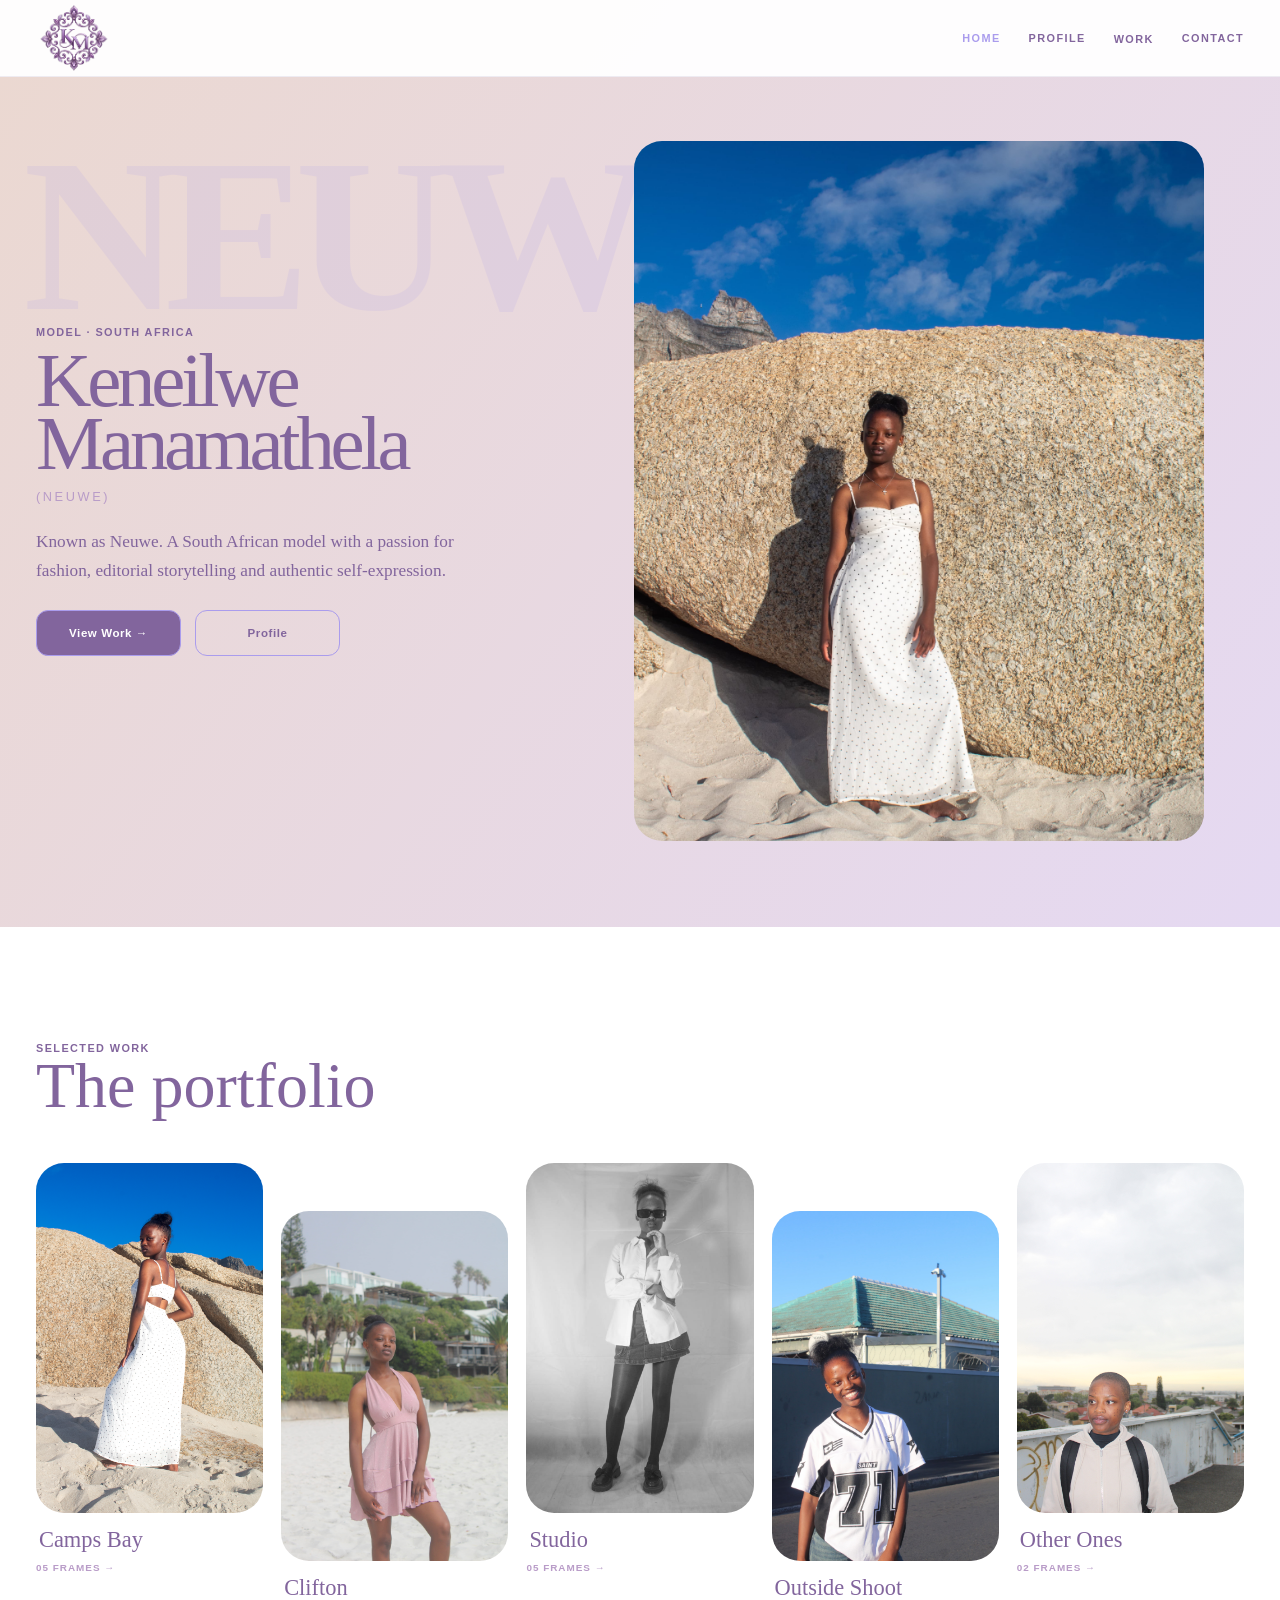
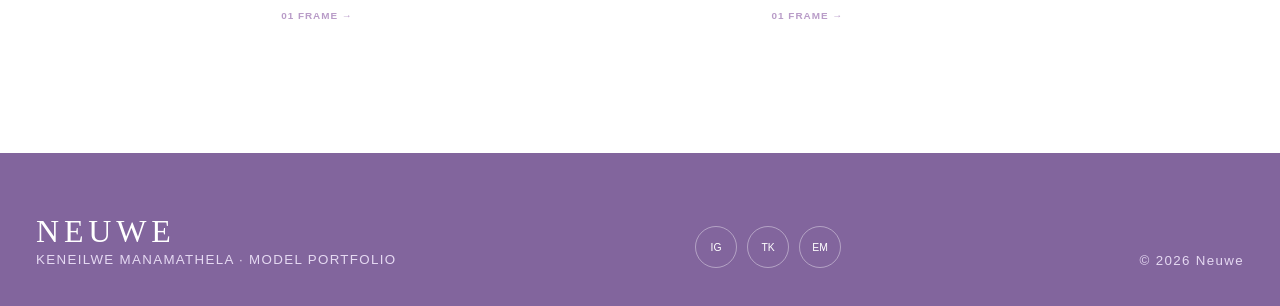
<file: index.html>
<!doctype html>
<html lang="en">
<head>
  <meta charset="utf-8">
  <meta name="viewport" content="width=device-width,initial-scale=1">
  <meta name="description" content="Keneilwe Manamathela (Neuwe) — South African model portfolio">
  <title>Keneilwe Manamathela | Neuwe</title>
  <link rel="stylesheet" href="style.css">
  <style>
    .site-header .logo{width:76px;height:76px;display:flex;align-items:center;justify-content:center;flex:0 0 76px;font-size:0;letter-spacing:0}
    .site-header .logo img{display:block;width:72px!important;height:72px!important;max-width:72px!important;object-fit:contain!important;transition:transform .25s ease}
    .site-header .logo:hover img{transform:scale(1.04)}
    @media(max-width:760px){.site-header .logo{width:58px;height:66px;flex-basis:58px}.site-header .logo img{width:54px!important;height:54px!important;max-width:54px!important}}
  </style>
</head>
<body class="home">
<header class="site-header">
  <nav class="nav container">
    <a class="logo" href="index.html" aria-label="Neuwe home"><img src="images/logo/km-logo.png" alt="KM logo"></a>
    <input class="toggle" id="navtoggle" type="checkbox">
    <label class="hamb" for="navtoggle" aria-label="Open navigation"><span></span><span></span><span></span></label>
    <div class="links">
      <a class="active" href="index.html">Home</a>
      <a href="profile.html">Profile</a>
      <div class="work-nav"><span>Work</span><div class="work-menu"><a href="camps-bay.html">Camps Bay <b>05</b></a><a href="clifton.html">Clifton <b>01</b></a><a href="studio.html">Studio <b>05</b></a><a href="outside-shoot.html">Outside Shoot <b>01</b></a><a href="other-ones.html">Other Ones <b>02</b></a></div></div>
      <a href="#contact">Contact</a>
    </div>
  </nav>
</header>
<main>
  <section class="hero">
    <div class="hero-in container">
      <div class="ghost">NEUWE</div>
      <div class="hero-copy">
        <div class="eyebrow">MODEL · SOUTH AFRICA</div>
        <h1>Keneilwe<br>Manamathela</h1>
        <span class="nickname">(NEUWE)</span>
        <p>Known as Neuwe. A South African model with a passion for fashion, editorial storytelling and authentic self-expression.</p>
        <div class="hero-actions"><a class="button" href="#portfolio">View Work →</a><a class="button button-outline" href="profile.html">Profile</a></div>
      </div>
      <figure class="hero-photo"><img src="images/camps-bay/1.jpg" alt="Keneilwe Manamathela standing against a boulder at Camps Bay"></figure>
      <div class="mobile-hero-copy">
        <div class="eyebrow">SOUTH AFRICAN MODEL</div><h1>Keneilwe<br>Manamathela</h1><span>(NEUWE)</span>
        <div class="mobile-tagline">More than pictures.<br>A story in progress.</div>
        <div class="hero-actions"><a class="button" href="#portfolio">View Work →</a><a class="button button-outline" href="profile.html">Profile</a></div>
      </div>
    </div>
  </section>
  <section class="preview" id="portfolio"><div class="container"><div class="section-head"><div><div class="eyebrow">SELECTED WORK</div><h2>The portfolio</h2></div></div><div class="cards">
    <a class="card" href="camps-bay.html"><div class="pic"><img src="images/camps-bay/2.jpg" alt="Camps Bay"></div><h3>Camps Bay</h3><span>05 frames →</span></a>
    <a class="card" href="clifton.html"><div class="pic"><img src="images/clifton/1.jpg" alt="Clifton"></div><h3>Clifton</h3><span>01 frame →</span></a>
    <a class="card" href="studio.html"><div class="pic"><img src="images/studio/1.jpg" alt="Studio"></div><h3>Studio</h3><span>05 frames →</span></a>
    <a class="card" href="outside-shoot.html"><div class="pic"><img src="images/outside-shoot/1.jpg" alt="Outside Shoot"></div><h3>Outside Shoot</h3><span>01 frame →</span></a>
    <a class="card" href="other-ones.html"><div class="pic"><img src="images/other-ones/1.jpg" alt="Other portraits"></div><h3>Other Ones</h3><span>02 frames →</span></a>
  </div></div></section>
</main>
<footer id="contact"><div class="foot container"><div><strong>NEUWE</strong><br><small>KENEILWE MANAMATHELA · MODEL PORTFOLIO</small></div><div class="social"><a href="#">IG</a><a href="#">TK</a><a href="mailto:">EM</a></div><small>© 2026 Neuwe</small></div></footer>
</body></html>
</file>
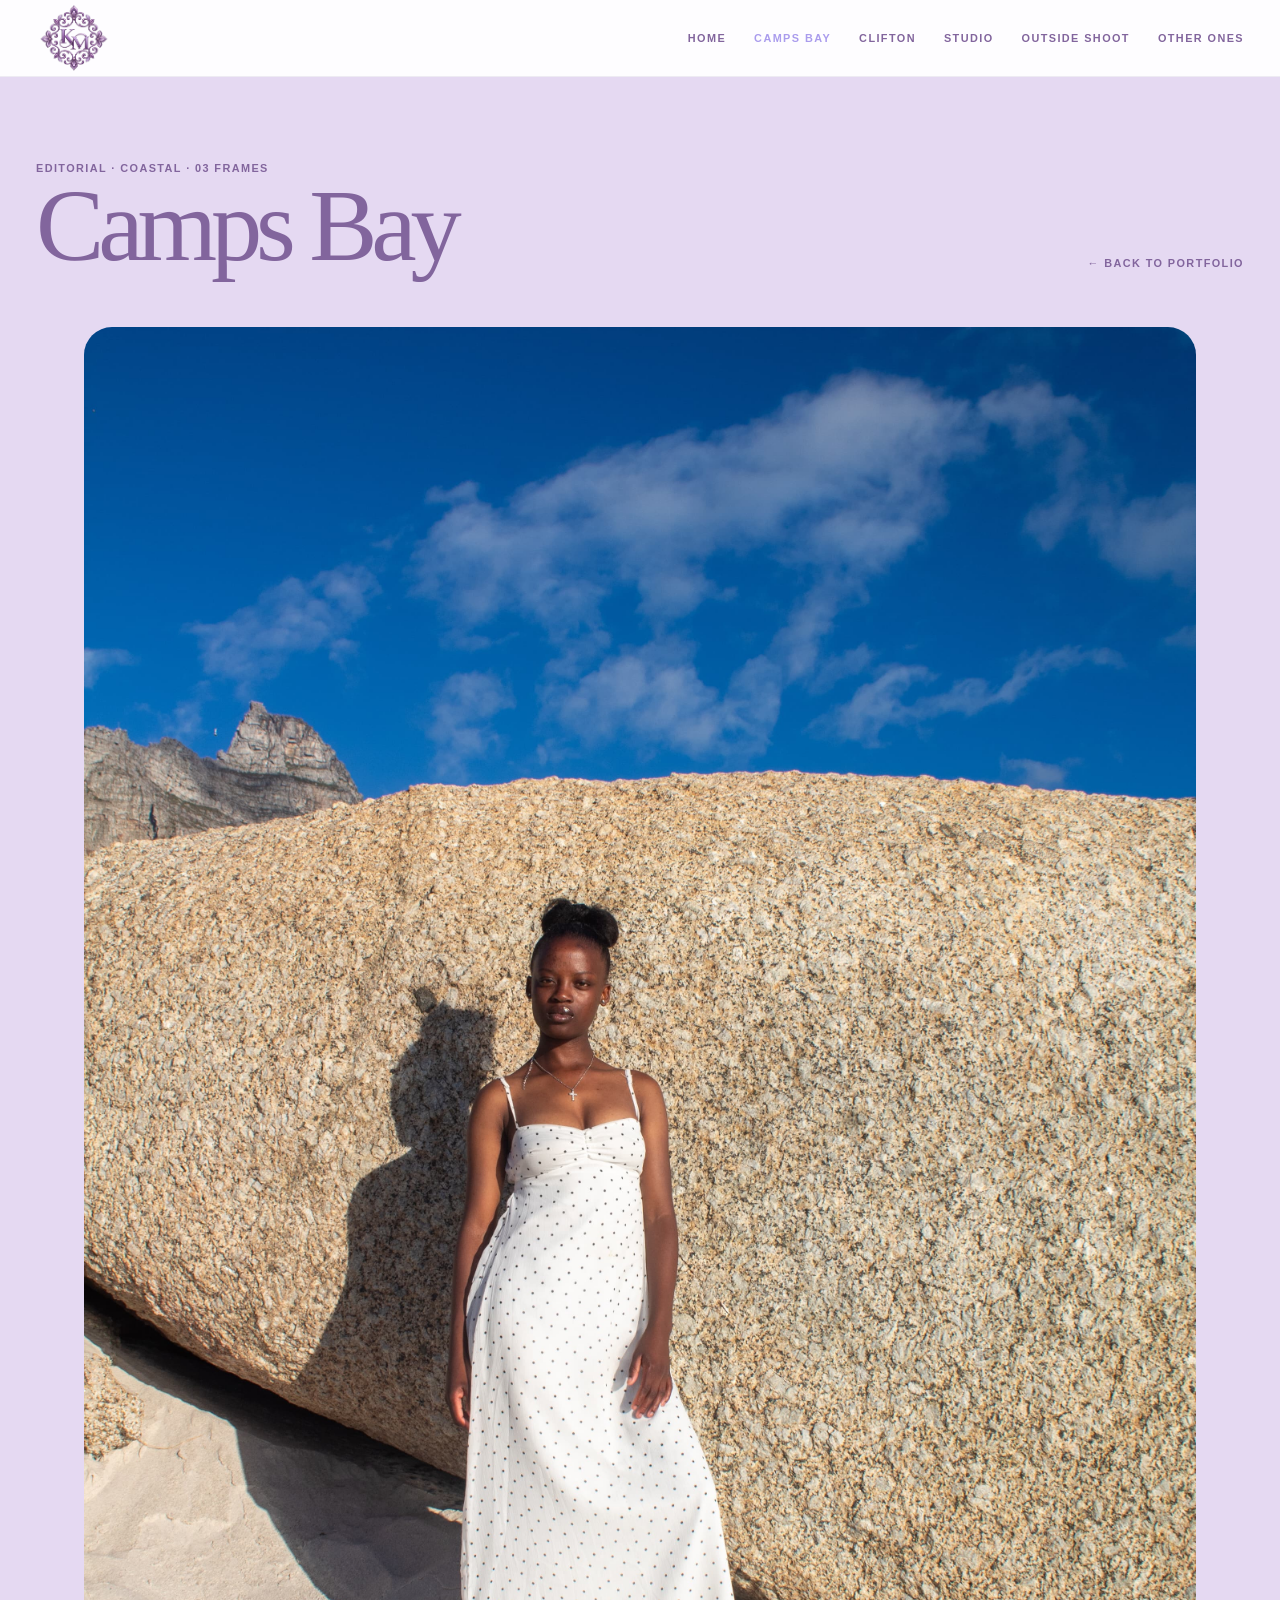
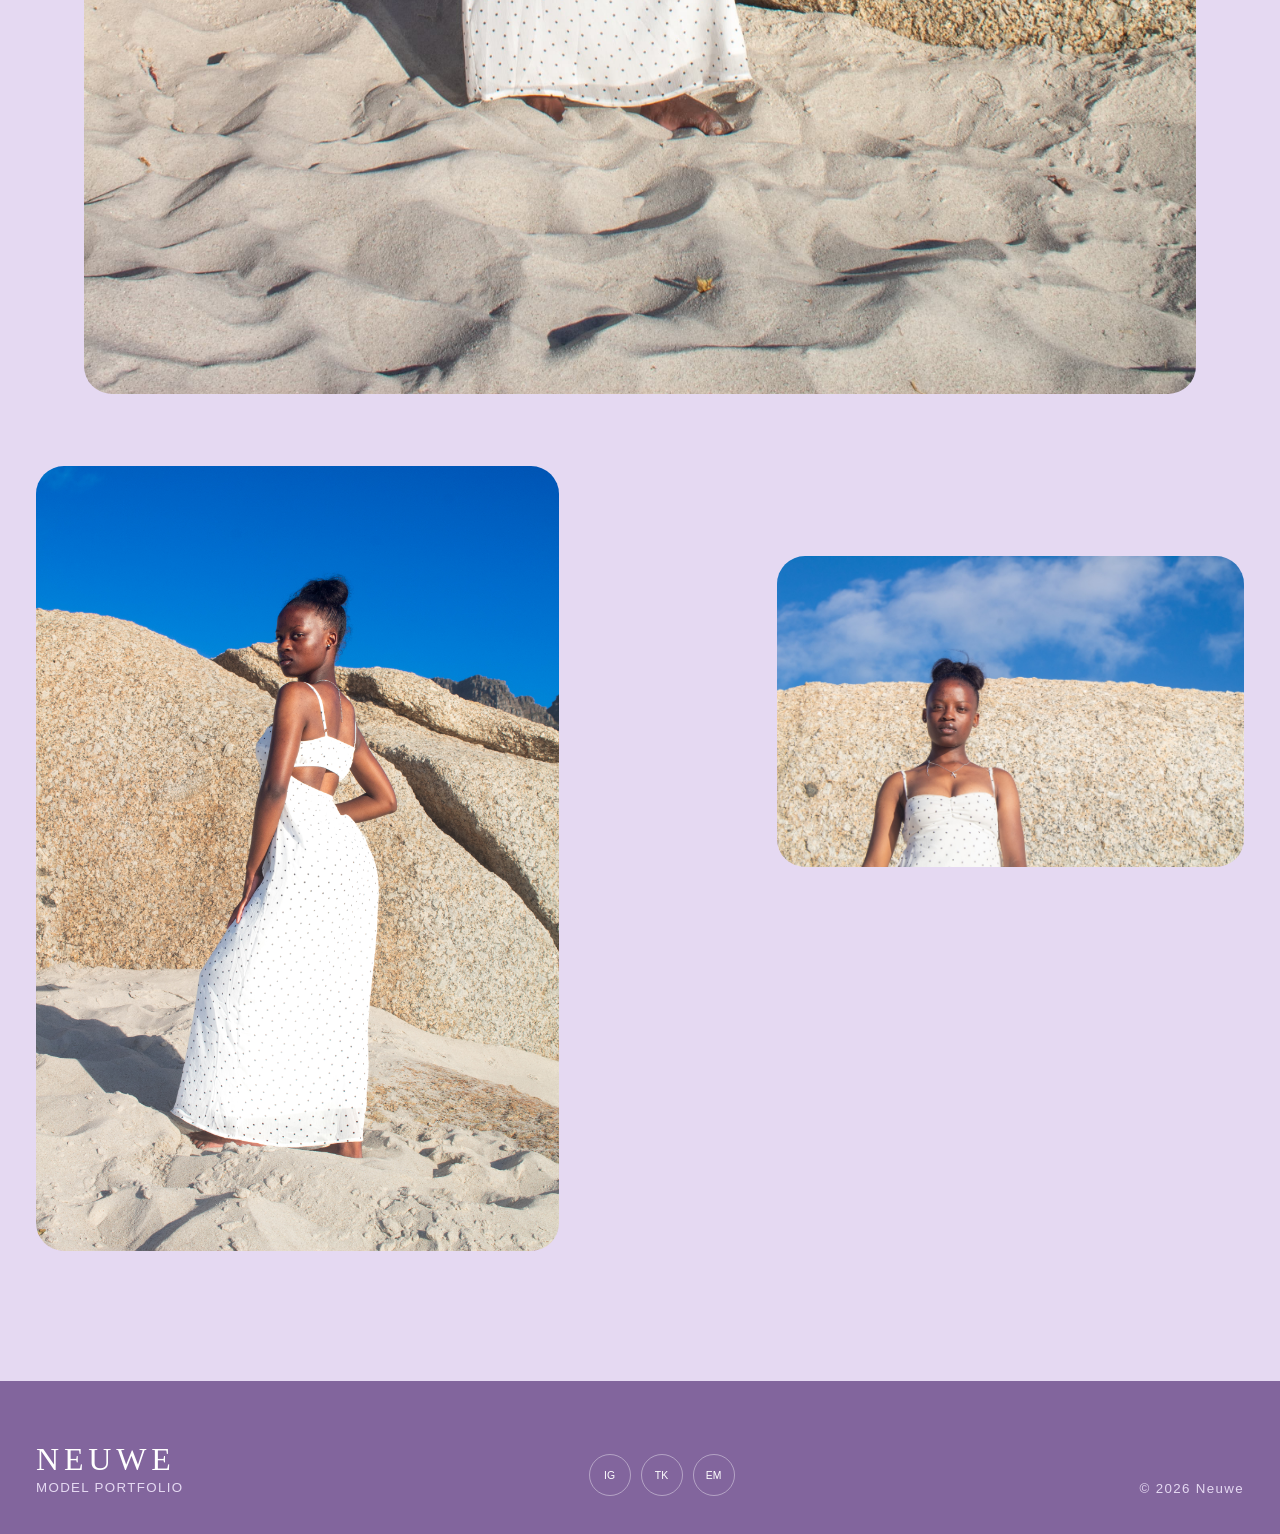
<file: camps-bay.html>
<!doctype html><html lang="en"><head><meta charset="utf-8"><meta name="viewport" content="width=device-width,initial-scale=1"><title>Camps Bay | Neuwe</title><link rel="stylesheet" href="style.css"><style>.site-header .logo{width:76px;height:76px;display:flex;align-items:center;justify-content:center;flex:0 0 76px;font-size:0}.site-header .logo img{display:block;width:72px!important;height:72px!important;max-width:72px!important;object-fit:contain!important}@media(min-width:761px){.camps-main .frame{height:auto!important;overflow:hidden}.camps-main .frame img{width:100%;height:auto!important;object-fit:contain!important;object-position:initial!important}.camps-hero{width:92%;margin:0 auto 72px}.camps-grid{grid-template-columns:1fr 1fr;gap:70px;align-items:start}.camps-grid .frame:nth-child(1){width:92%;margin:0!important;justify-self:start}.camps-grid .frame:nth-child(2){width:82%;margin:90px 0 0!important;justify-self:end}}@media(max-width:760px){.site-header .logo{width:58px;height:66px;flex-basis:58px}.site-header .logo img{width:54px!important;height:54px!important;max-width:54px!important}}</style></head><body class="category camps"><header class="site-header"><nav class="nav container"><a class="logo" href="index.html" aria-label="Neuwe home"><img src="images/logo/km-logo.png" alt="KM logo"></a><input class="toggle" id="navtoggle" type="checkbox"><label class="hamb" for="navtoggle"><span></span><span></span><span></span></label><div class="links"><a href="index.html">Home</a><a class="active" href="camps-bay.html">Camps Bay</a><a href="clifton.html">Clifton</a><a href="studio.html">Studio</a><a href="outside-shoot.html">Outside Shoot</a><a href="other-ones.html">Other Ones</a></div></nav></header><main><section class="cat-head"><div class="cat-head-in container"><div><div class="eyebrow">EDITORIAL · COASTAL · 03 FRAMES</div><h1>Camps Bay</h1></div><a class="back" href="index.html#portfolio">← Back to portfolio</a></div></section><section class="camps-main"><div class="container"><figure class="frame camps-hero"><img src="images/camps-bay/1.jpg" alt="Camps Bay portrait"></figure><div class="camps-grid"><figure class="frame"><img src="images/camps-bay/2.jpg" alt="Camps Bay portrait"></figure><figure class="frame"><img src="images/camps-bay/3.jpg" alt="Camps Bay portrait"></figure></div></div></section></main><footer><div class="foot container"><div><strong>NEUWE</strong><br><small>MODEL PORTFOLIO</small></div><div class="social"><a href="#">IG</a><a href="#">TK</a><a href="#">EM</a></div><small>© 2026 Neuwe</small></div></footer></body></html>
</file>
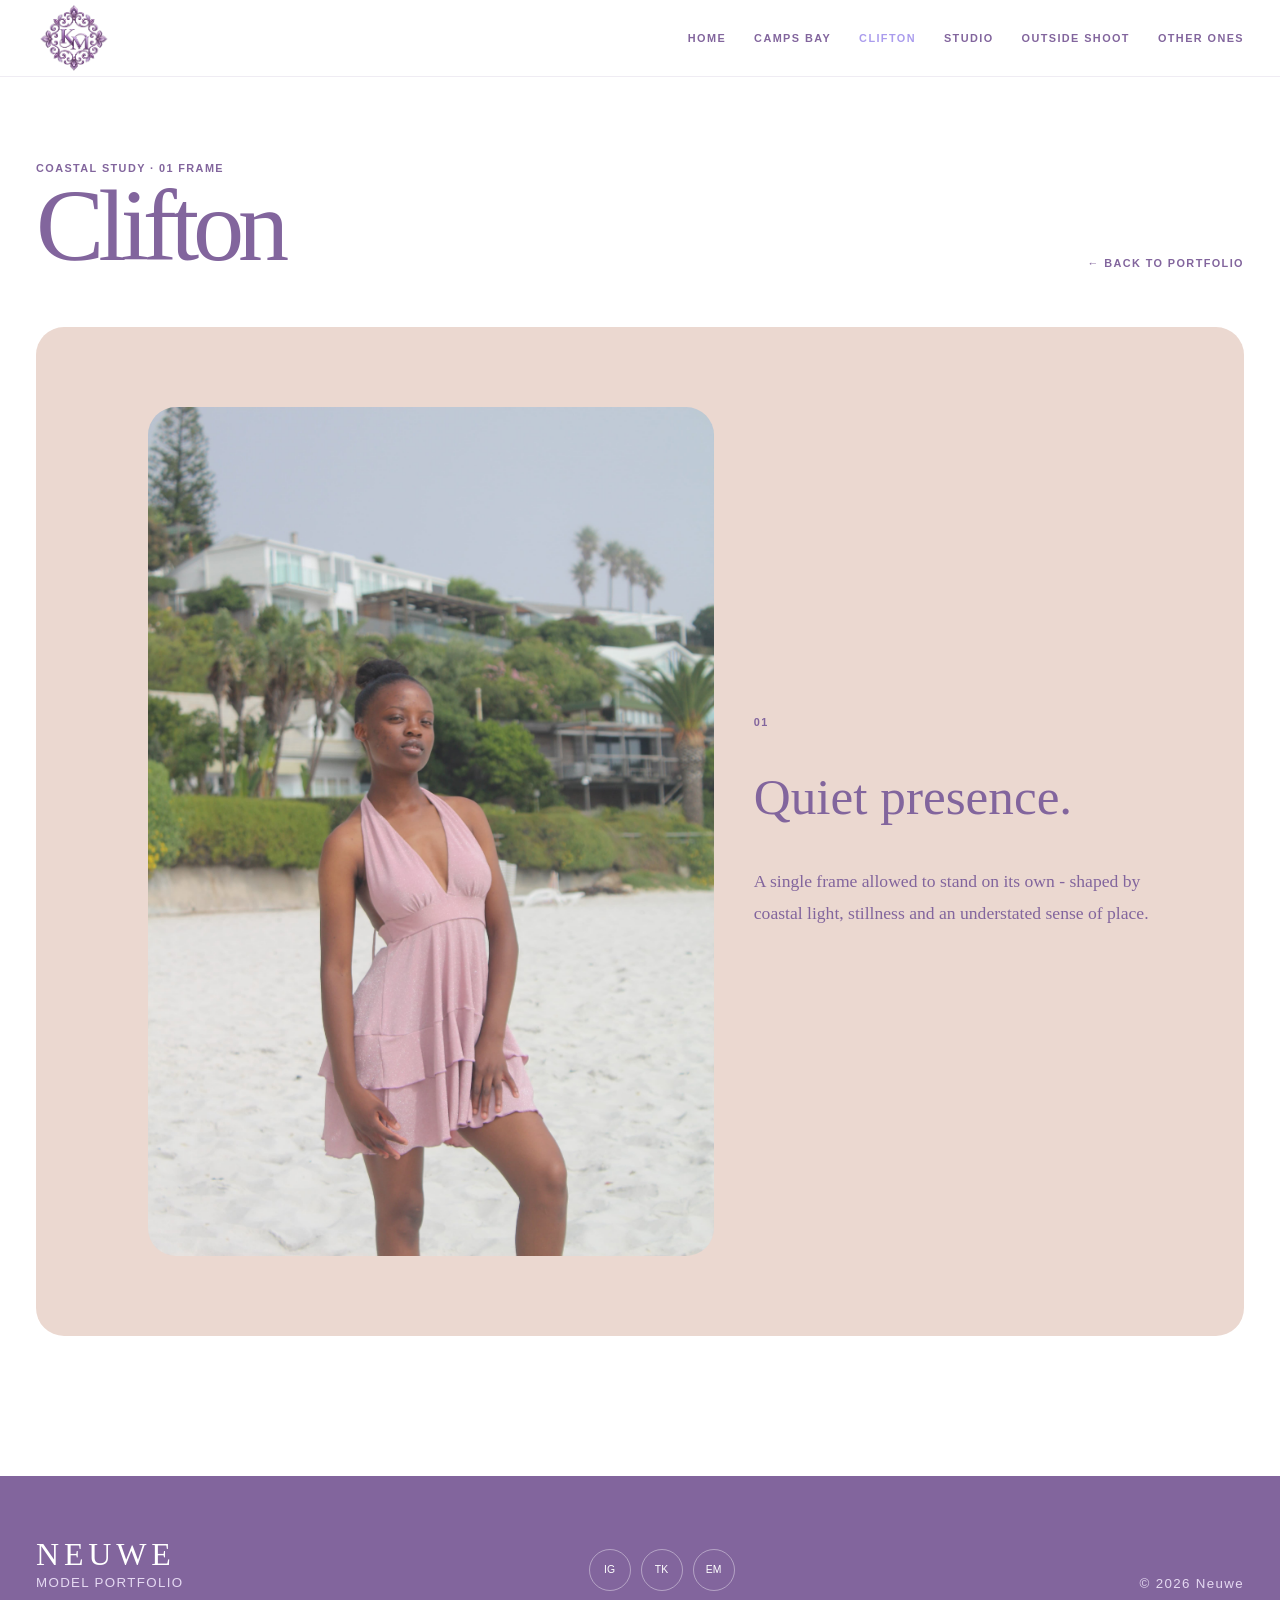
<file: clifton.html>
<!doctype html><html lang="en"><head><meta charset="utf-8"><meta name="viewport" content="width=device-width,initial-scale=1"><title>Clifton | Neuwe</title><link rel="stylesheet" href="style.css"><style>.site-header .logo{width:76px;height:76px;display:flex;align-items:center;justify-content:center;flex:0 0 76px;font-size:0}.site-header .logo img{display:block;width:72px!important;height:72px!important;max-width:72px!important;object-fit:contain!important}@media(min-width:761px){.clifton-feature{grid-template-columns:minmax(0,1.15fr) minmax(300px,.85fr);padding:64px 72px;gap:80px}.clifton-feature .frame{height:auto!important;width:100%;align-self:center}.clifton-feature .frame img{width:100%;height:auto!important;object-fit:contain!important;object-position:initial!important}.feature-copy{max-width:430px}}@media(max-width:760px){.site-header .logo{width:58px;height:66px;flex-basis:58px}.site-header .logo img{width:54px!important;height:54px!important;max-width:54px!important}}</style></head><body class="category clifton"><header class="site-header"><nav class="nav container"><a class="logo" href="index.html" aria-label="Neuwe home"><img src="images/logo/km-logo.png" alt="KM logo"></a><input class="toggle" id="navtoggle" type="checkbox"><label class="hamb" for="navtoggle"><span></span><span></span><span></span></label><div class="links"><a href="index.html">Home</a><a href="camps-bay.html">Camps Bay</a><a class="active" href="clifton.html">Clifton</a><a href="studio.html">Studio</a><a href="outside-shoot.html">Outside Shoot</a><a href="other-ones.html">Other Ones</a></div></nav></header><main><section class="cat-head"><div class="cat-head-in container"><div><div class="eyebrow">COASTAL STUDY · 01 FRAME</div><h1>Clifton</h1></div><a class="back" href="index.html#portfolio">← Back to portfolio</a></div></section><section class="clifton-main"><div class="container"><div class="clifton-feature"><figure class="frame"><img src="images/clifton/1.jpg" alt="Clifton portrait"></figure><div class="feature-copy"><div class="eyebrow">01</div><h2>Quiet presence.</h2><p>A single frame allowed to stand on its own - shaped by coastal light, stillness and an understated sense of place.</p></div></div></div></section></main><footer><div class="foot container"><div><strong>NEUWE</strong><br><small>MODEL PORTFOLIO</small></div><div class="social"><a href="#">IG</a><a href="#">TK</a><a href="#">EM</a></div><small>© 2026 Neuwe</small></div></footer></body></html>
</file>
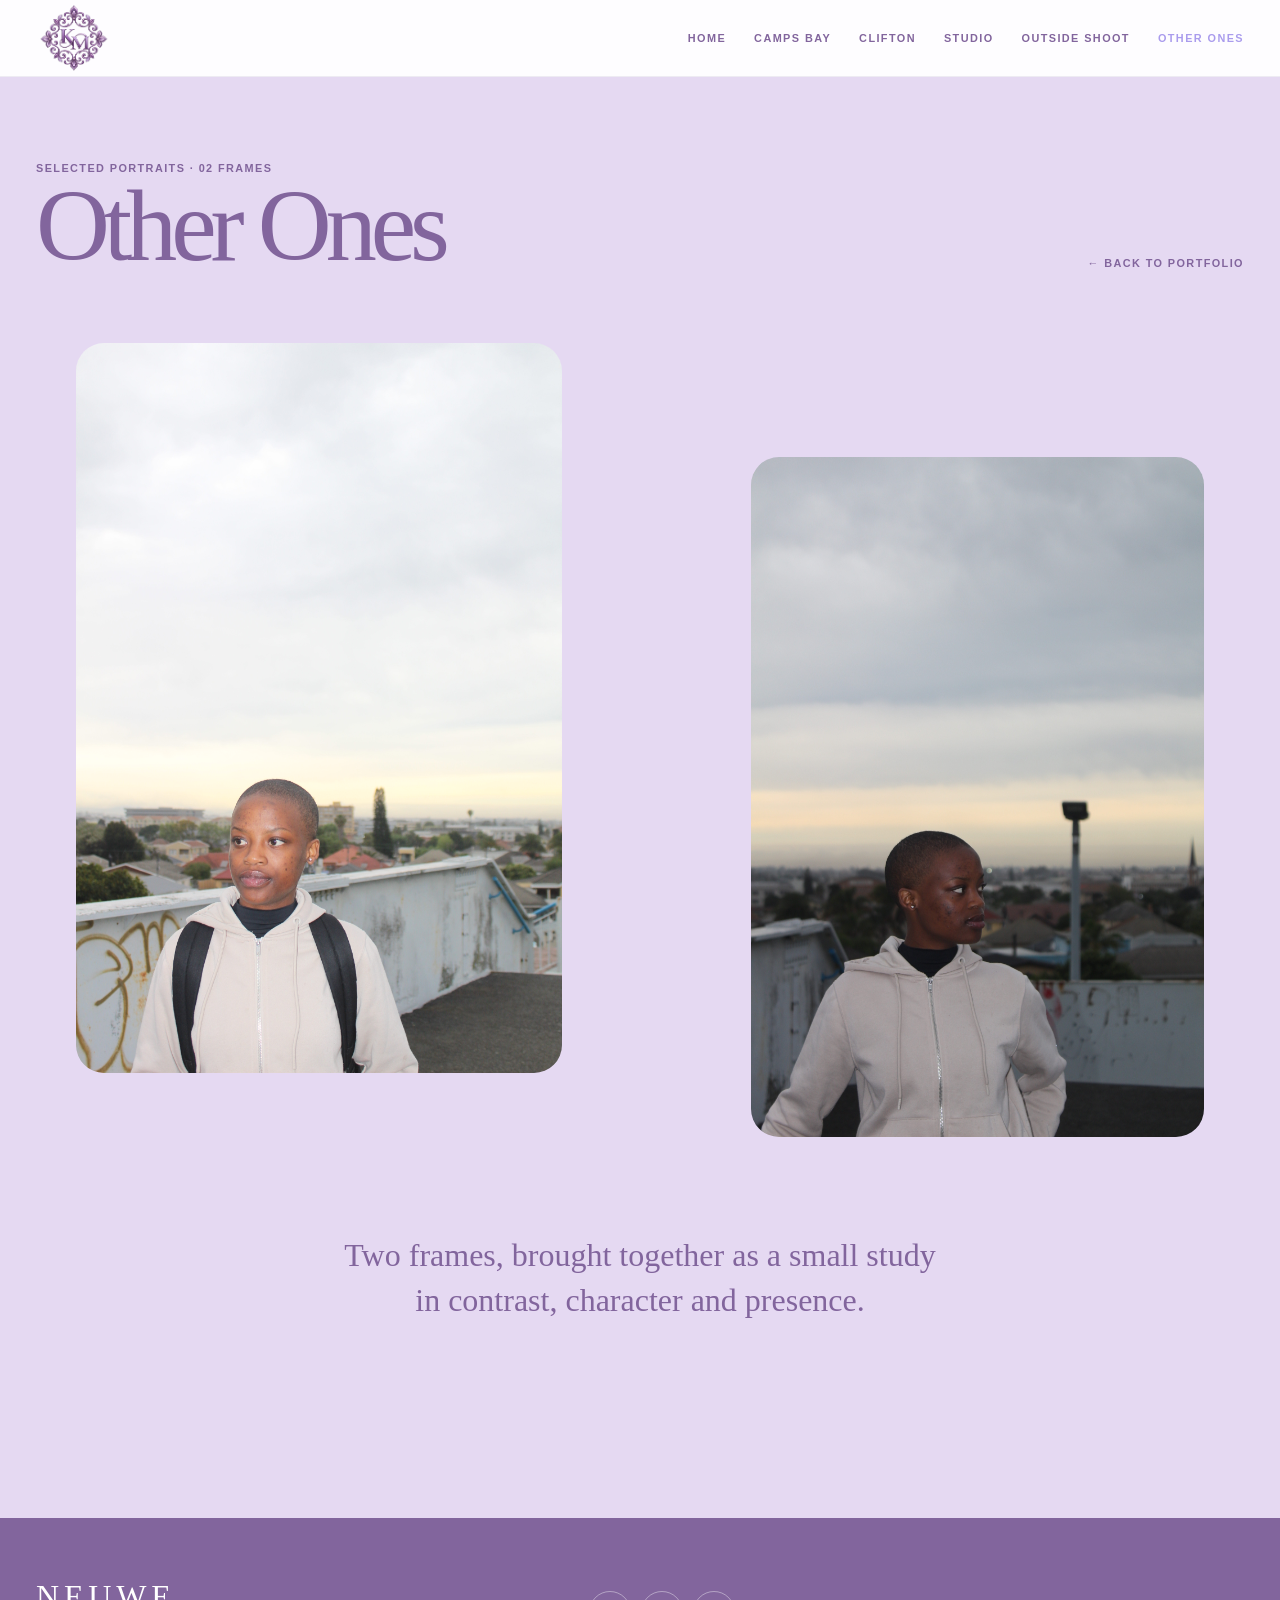
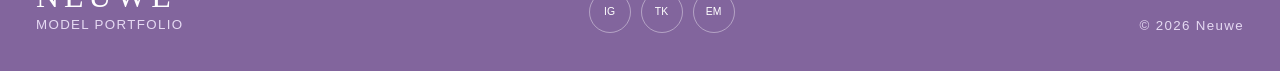
<file: other-ones.html>
<!doctype html><html lang="en"><head><meta charset="utf-8"><meta name="viewport" content="width=device-width,initial-scale=1"><title>Other Ones | Neuwe</title><link rel="stylesheet" href="style.css"><style>.site-header .logo{width:76px;height:76px;display:flex;align-items:center;justify-content:center;flex:0 0 76px;font-size:0}.site-header .logo img{display:block;width:72px!important;height:72px!important;max-width:72px!important;object-fit:contain!important}@media(min-width:761px){.pair{grid-template-columns:1fr 1fr;gap:8vw;min-height:0;align-items:start}.pair .frame{height:auto!important}.pair .frame img{width:100%;height:auto!important;object-fit:contain!important;object-position:initial!important}.pair .frame:first-child{width:88%;justify-self:start}.pair .frame:nth-child(2){width:82%;margin-top:130px!important;justify-self:end}.pair-note{margin-top:80px}}@media(max-width:760px){.site-header .logo{width:58px;height:66px;flex-basis:58px}.site-header .logo img{width:54px!important;height:54px!important;max-width:54px!important}}</style></head><body class="category other"><header class="site-header"><nav class="nav container"><a class="logo" href="index.html" aria-label="Neuwe home"><img src="images/logo/km-logo.png" alt="KM logo"></a><input class="toggle" id="navtoggle" type="checkbox"><label class="hamb" for="navtoggle"><span></span><span></span><span></span></label><div class="links"><a href="index.html">Home</a><a href="camps-bay.html">Camps Bay</a><a href="clifton.html">Clifton</a><a href="studio.html">Studio</a><a href="outside-shoot.html">Outside Shoot</a><a class="active" href="other-ones.html">Other Ones</a></div></nav></header><main><section class="cat-head"><div class="cat-head-in container"><div><div class="eyebrow">SELECTED PORTRAITS · 02 FRAMES</div><h1>Other Ones</h1></div><a class="back" href="index.html#portfolio">← Back to portfolio</a></div></section><section class="other-main"><div class="container"><div class="pair"><figure class="frame"><img src="images/other-ones/1.jpg" alt="Selected portrait"></figure><figure class="frame"><img src="images/other-ones/2.jpg" alt="Selected portrait"></figure></div><p class="pair-note">Two frames, brought together as a small study in contrast, character and presence.</p></div></section></main><footer><div class="foot container"><div><strong>NEUWE</strong><br><small>MODEL PORTFOLIO</small></div><div class="social"><a href="#">IG</a><a href="#">TK</a><a href="#">EM</a></div><small>© 2026 Neuwe</small></div></footer></body></html>
</file>
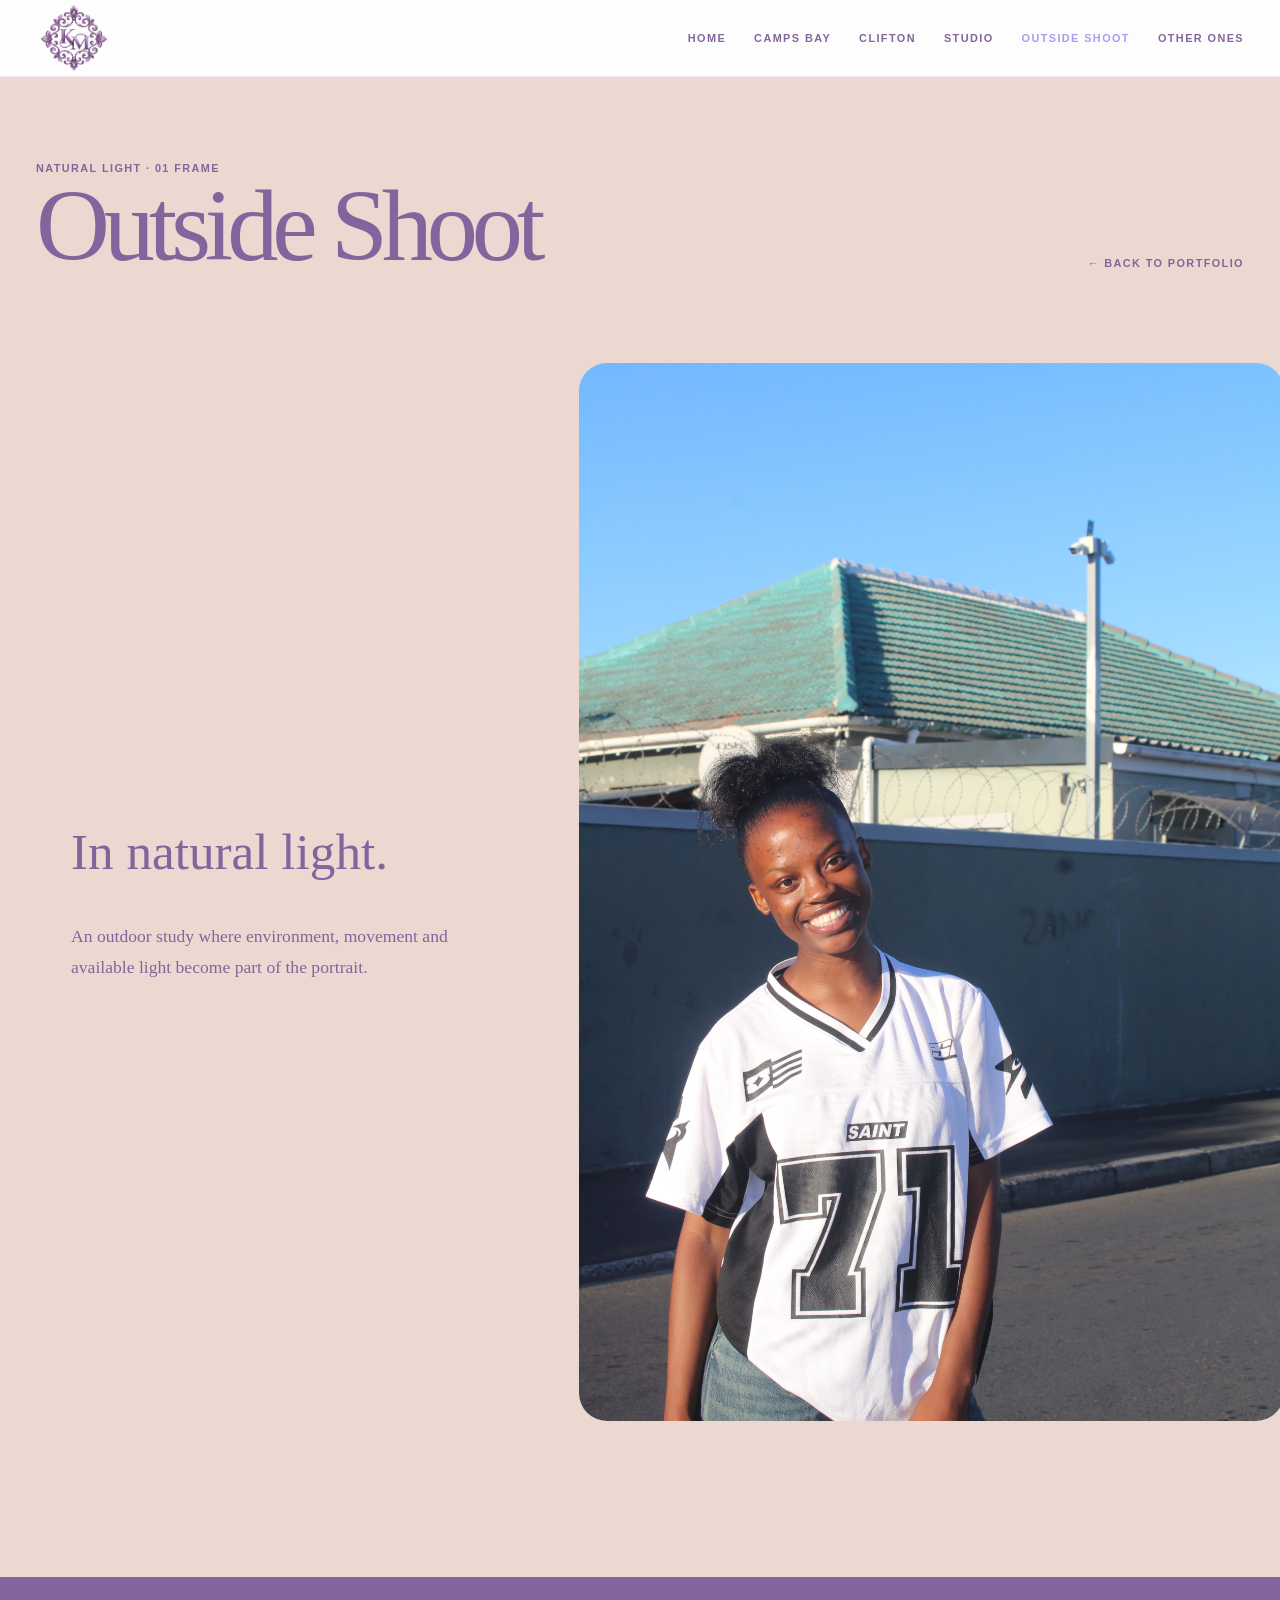
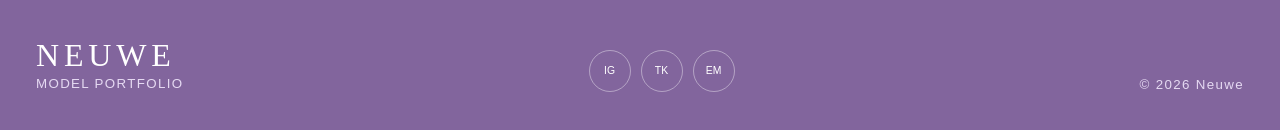
<file: outside-shoot.html>
<!doctype html><html lang="en"><head><meta charset="utf-8"><meta name="viewport" content="width=device-width,initial-scale=1"><title>Outside Shoot | Neuwe</title><link rel="stylesheet" href="style.css"><style>.site-header .logo{width:76px;height:76px;display:flex;align-items:center;justify-content:center;flex:0 0 76px;font-size:0}.site-header .logo img{display:block;width:72px!important;height:72px!important;max-width:72px!important;object-fit:contain!important}@media(min-width:761px){.outside-combo{grid-template-columns:.75fr 1.25fr;gap:80px;align-items:center}.outside-combo .frame{height:auto!important;width:100%}.outside-combo .frame img{width:100%;height:auto!important;object-fit:contain!important;object-position:initial!important}.outside-copy{padding-left:35px;max-width:470px}}@media(max-width:760px){.site-header .logo{width:58px;height:66px;flex-basis:58px}.site-header .logo img{width:54px!important;height:54px!important;max-width:54px!important}}</style></head><body class="category outside"><header class="site-header"><nav class="nav container"><a class="logo" href="index.html" aria-label="Neuwe home"><img src="images/logo/km-logo.png" alt="KM logo"></a><input class="toggle" id="navtoggle" type="checkbox"><label class="hamb" for="navtoggle"><span></span><span></span><span></span></label><div class="links"><a href="index.html">Home</a><a href="camps-bay.html">Camps Bay</a><a href="clifton.html">Clifton</a><a href="studio.html">Studio</a><a class="active" href="outside-shoot.html">Outside Shoot</a><a href="other-ones.html">Other Ones</a></div></nav></header><main><section class="cat-head"><div class="cat-head-in container"><div><div class="eyebrow">NATURAL LIGHT · 01 FRAME</div><h1>Outside Shoot</h1></div><a class="back" href="index.html#portfolio">← Back to portfolio</a></div></section><section class="outside-main"><div class="container"><div class="outside-combo"><div class="outside-copy"><h2>In natural light.</h2><p>An outdoor study where environment, movement and available light become part of the portrait.</p></div><figure class="frame"><img src="images/outside-shoot/1.jpg" alt="Outside portrait"></figure></div></div></section></main><footer><div class="foot container"><div><strong>NEUWE</strong><br><small>MODEL PORTFOLIO</small></div><div class="social"><a href="#">IG</a><a href="#">TK</a><a href="#">EM</a></div><small>© 2026 Neuwe</small></div></footer></body></html>
</file>
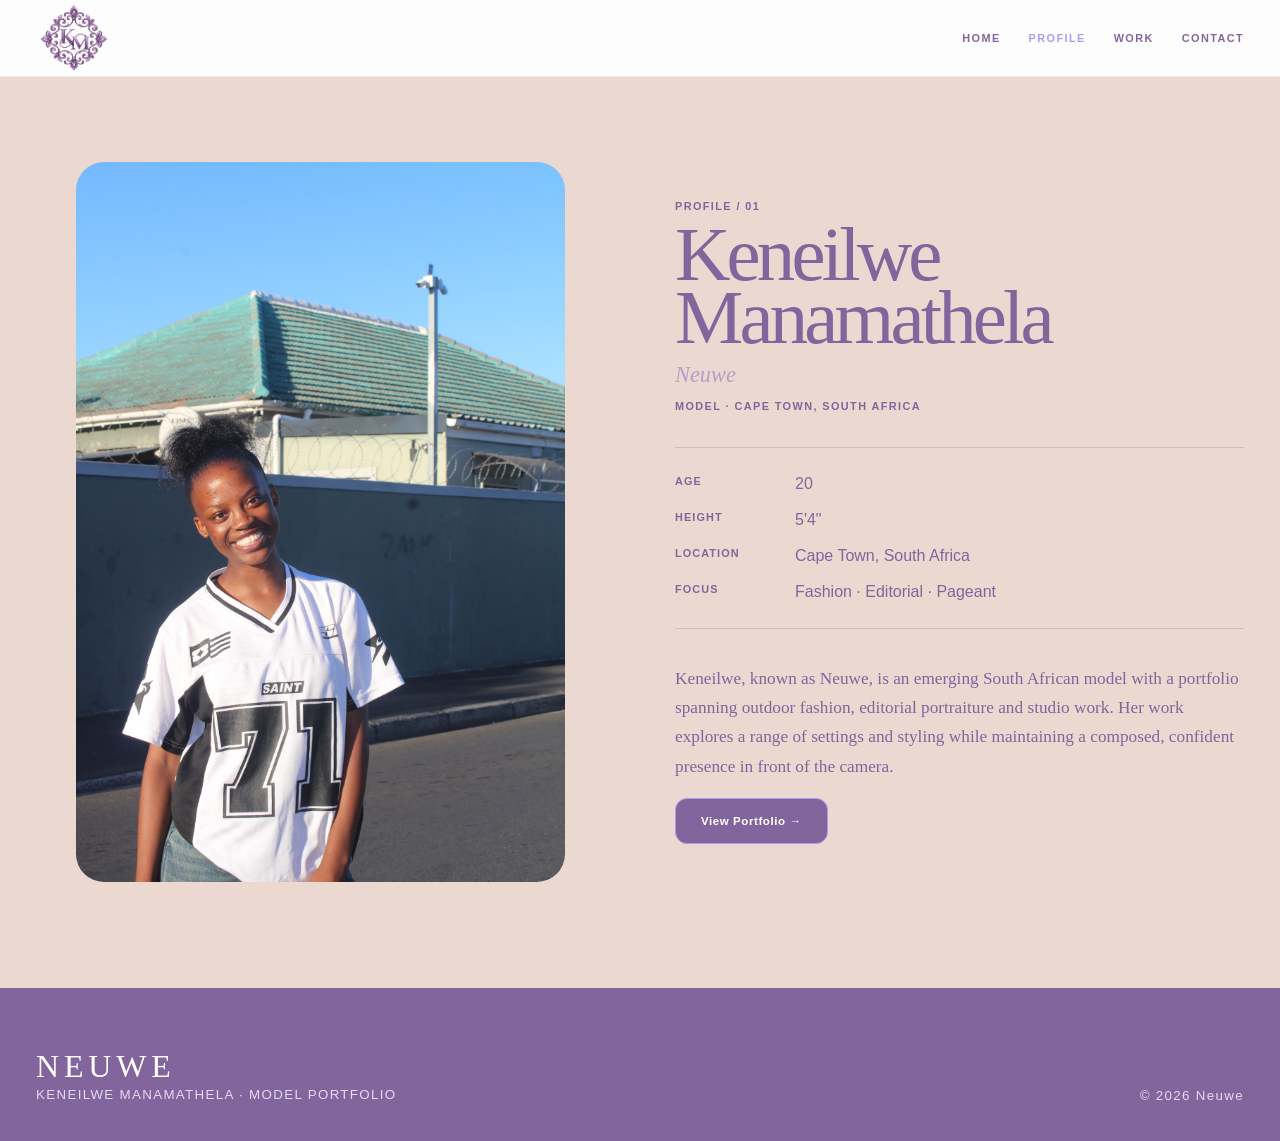
<file: profile.html>
<!doctype html><html lang="en"><head><meta charset="utf-8"><meta name="viewport" content="width=device-width,initial-scale=1"><meta name="description" content="Profile of Keneilwe Manamathela, known as Neuwe"><title>Profile | Keneilwe Manamathela</title><link rel="stylesheet" href="style.css"><style>.profile-page{padding-top:76px;background:var(--blush);min-height:100vh}.profile-wrap{padding:70px 0 90px;display:grid;grid-template-columns:1fr 1fr;gap:70px;align-items:center}.profile-photo img{height:720px;object-fit:cover;border-radius:var(--r)}.profile-copy h1{font:400 clamp(4rem,6vw,6.5rem)/.82 var(--serif);letter-spacing:-.05em;color:var(--plum);margin:12px 0}.profile-copy .nick{font:italic 1.4rem var(--serif);color:var(--mauve)}.facts{margin:35px 0;border-top:1px solid #82659d40;border-bottom:1px solid #82659d40;padding:18px 0}.fact{display:grid;grid-template-columns:120px 1fr;padding:9px 0;color:var(--plum)}.fact b{font-size:.68rem;letter-spacing:.1em}.bio{max-width:590px;font:1.08rem/1.7 var(--serif);color:var(--plum)}.site-header .logo{width:76px;height:76px;display:flex;align-items:center;justify-content:center;flex:0 0 76px;font-size:0}.site-header .logo img{display:block;width:72px!important;height:72px!important;max-width:72px!important;object-fit:contain!important}@media(max-width:760px){.profile-page{padding-top:84px}.profile-wrap{display:flex;flex-direction:column;padding:20px 0 60px;gap:25px}.profile-photo{width:100%}.profile-photo img{height:54vh;min-height:390px}.profile-copy{width:100%}.profile-copy h1{font-size:13vw}.facts{margin:25px 0}.fact{grid-template-columns:95px 1fr}.site-header .logo{width:58px;height:66px;flex-basis:58px}.site-header .logo img{width:54px!important;height:54px!important;max-width:54px!important;min-height:0!important}}</style></head><body><header class="site-header"><nav class="nav container"><a class="logo" href="index.html" aria-label="Neuwe home"><img src="images/logo/km-logo.png" alt="KM logo"></a><input class="toggle" id="navtoggle" type="checkbox"><label class="hamb" for="navtoggle"><span></span><span></span><span></span></label><div class="links"><a href="index.html">Home</a><a class="active" href="profile.html">Profile</a><a href="camps-bay.html">Work</a><a href="#contact">Contact</a></div></nav></header><main class="profile-page"><div class="profile-wrap container"><figure class="profile-photo"><img src="images/outside-shoot/1.jpg" alt="Keneilwe Manamathela outside"></figure><section class="profile-copy"><div class="eyebrow">PROFILE / 01</div><h1>Keneilwe<br>Manamathela</h1><div class="nick">Neuwe</div><div class="eyebrow" style="margin-top:12px">MODEL · CAPE TOWN, SOUTH AFRICA</div><div class="facts"><div class="fact"><b>AGE</b><span>20</span></div><div class="fact"><b>HEIGHT</b><span>5'4&quot;</span></div><div class="fact"><b>LOCATION</b><span>Cape Town, South Africa</span></div><div class="fact"><b>FOCUS</b><span>Fashion · Editorial · Pageant</span></div></div><p class="bio">Keneilwe, known as Neuwe, is an emerging South African model with a portfolio spanning outdoor fashion, editorial portraiture and studio work. Her work explores a range of settings and styling while maintaining a composed, confident presence in front of the camera.</p><a class="button" href="index.html#portfolio">View Portfolio →</a></section></div></main><footer id="contact"><div class="foot container"><div><strong>NEUWE</strong><br><small>KENEILWE MANAMATHELA · MODEL PORTFOLIO</small></div><small>© 2026 Neuwe</small></div></footer></body></html>
</file>
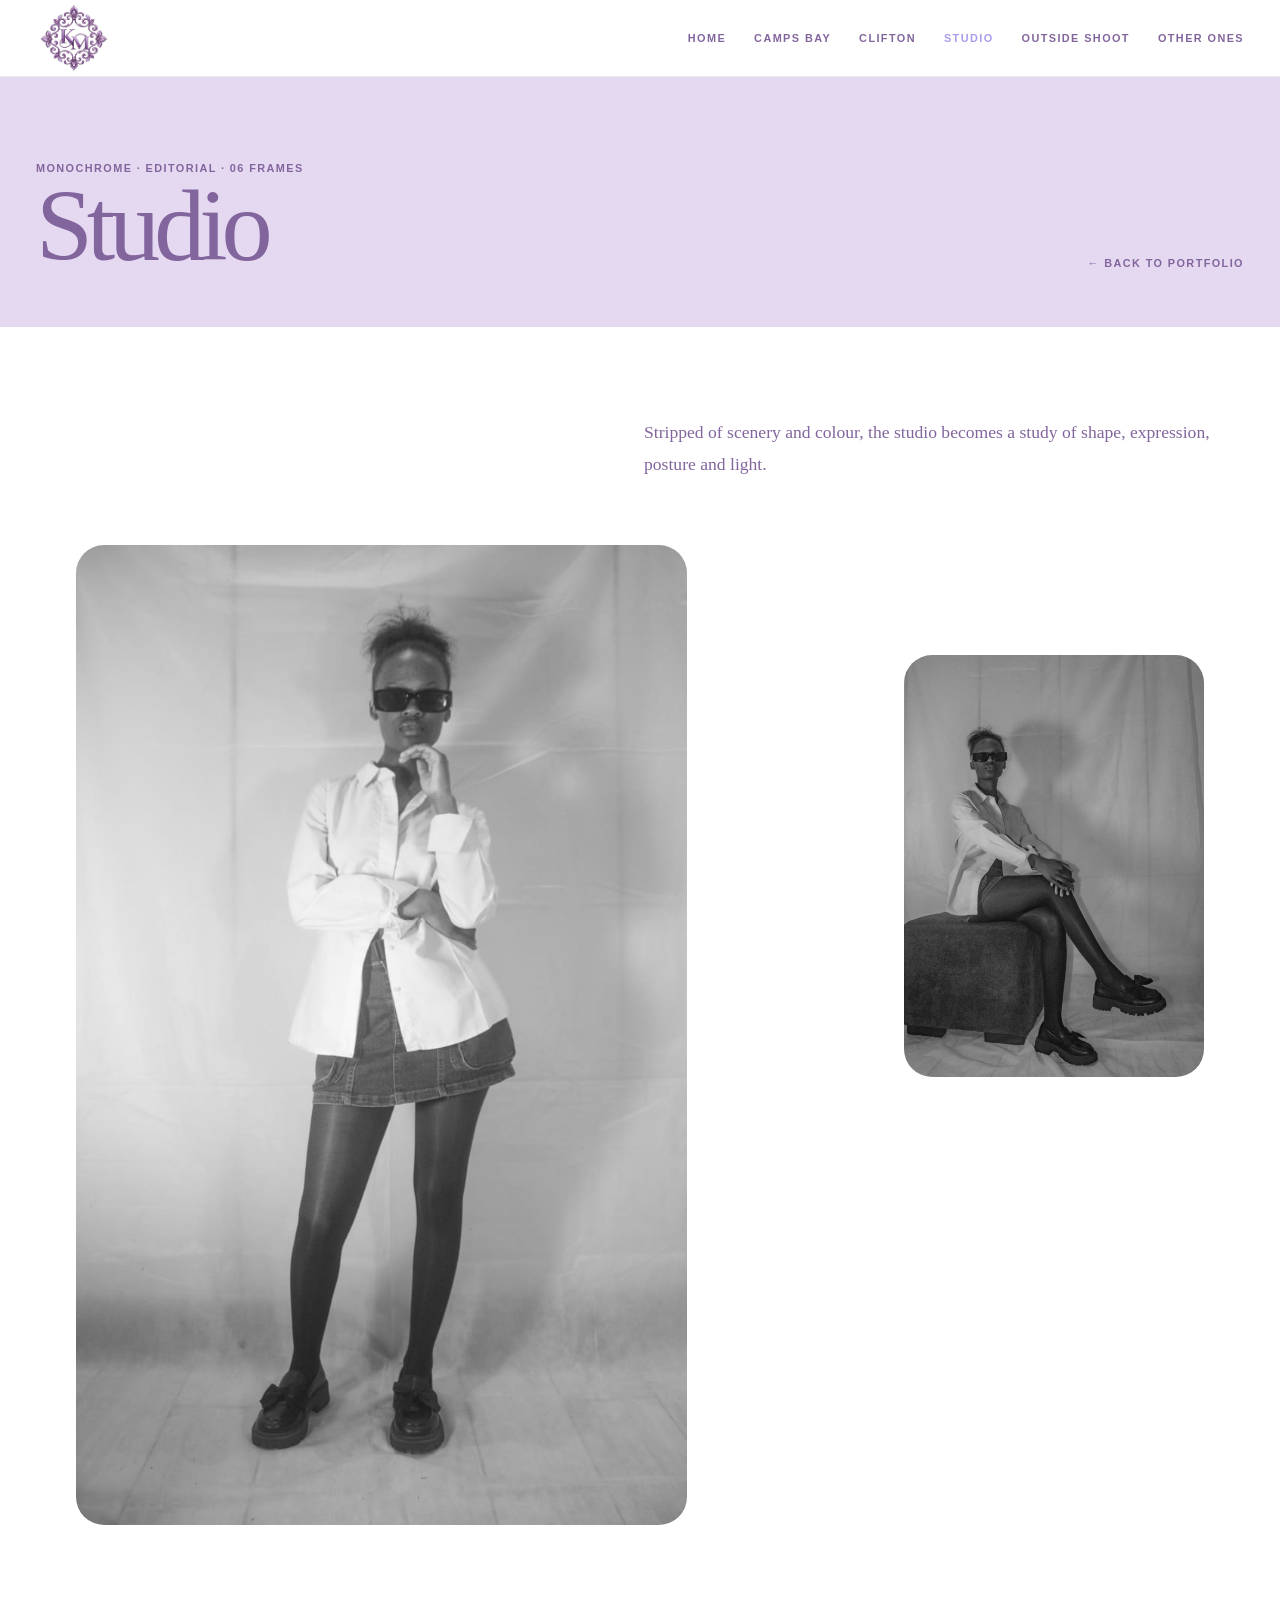
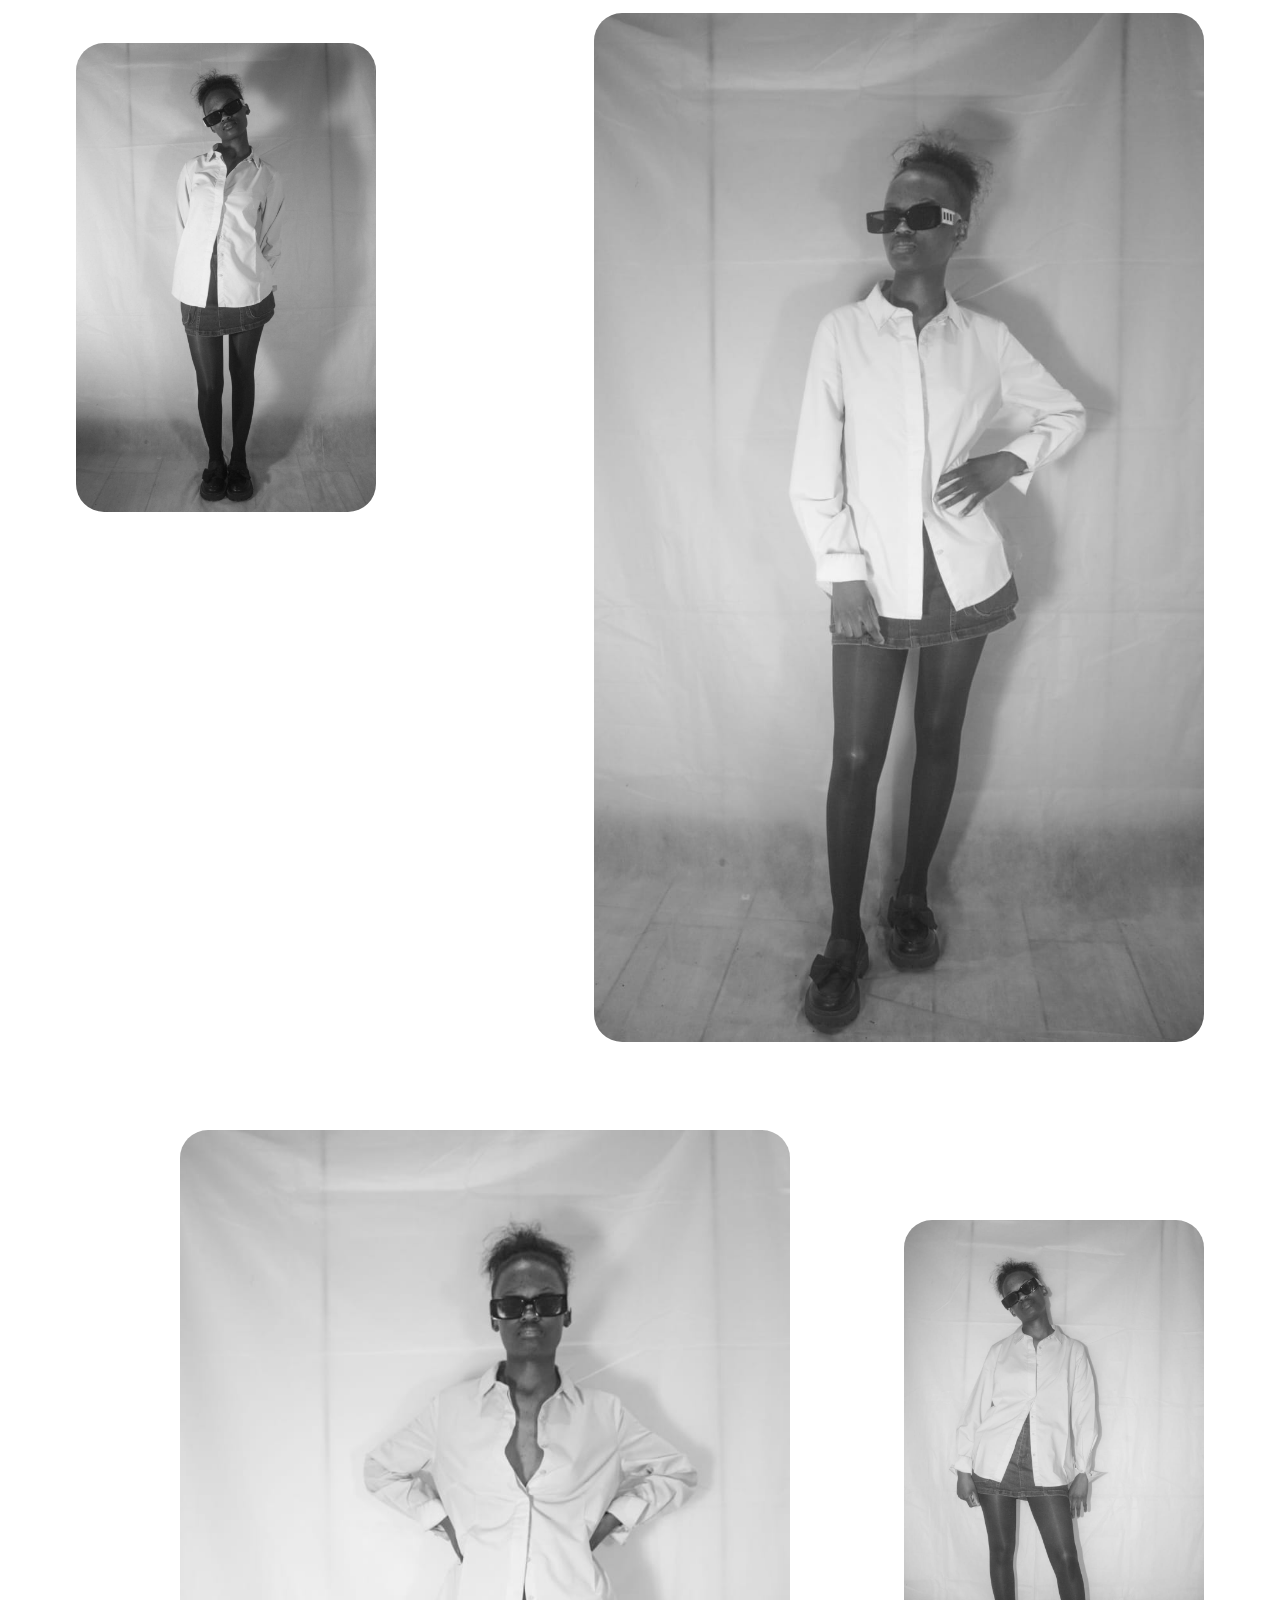
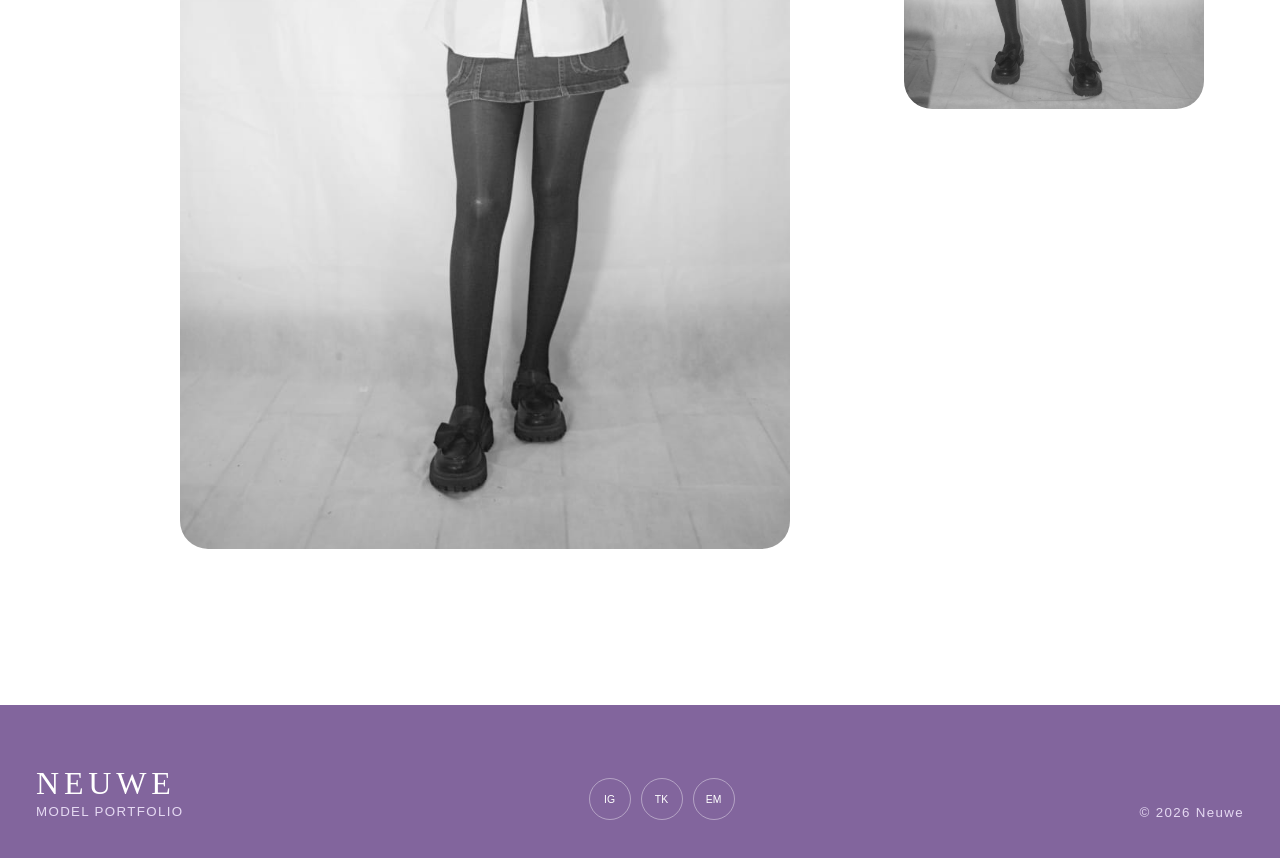
<file: studio.html>
<!doctype html><html lang="en"><head><meta charset="utf-8"><meta name="viewport" content="width=device-width,initial-scale=1"><title>Studio | Neuwe</title><link rel="stylesheet" href="style.css"><style>.site-header .logo{width:76px;height:76px;display:flex;align-items:center;justify-content:center;flex:0 0 76px;font-size:0}.site-header .logo img{display:block;width:72px!important;height:72px!important;max-width:72px!important;object-fit:contain!important}@media(min-width:761px){.studio-grid{grid-template-columns:repeat(12,1fr);gap:72px 34px;align-items:start}.studio-grid .frame{height:auto!important;margin-top:0!important}.studio-grid .frame img{width:100%;height:auto!important;object-fit:contain!important;object-position:initial!important}.studio-grid .frame:nth-child(1){grid-column:1/8}.studio-grid .frame:nth-child(2){grid-column:9/13;margin-top:110px!important}.studio-grid .frame:nth-child(3){grid-column:1/5;margin-top:30px!important}.studio-grid .frame:nth-child(4){grid-column:6/13}.studio-grid .frame:nth-child(5){grid-column:2/9}.studio-grid .frame:nth-child(6){grid-column:9/13;margin-top:90px!important}}@media(max-width:760px){.site-header .logo{width:58px;height:66px;flex-basis:58px}.site-header .logo img{width:54px!important;height:54px!important;max-width:54px!important}}</style></head><body class="category studio"><header class="site-header"><nav class="nav container"><a class="logo" href="index.html" aria-label="Neuwe home"><img src="images/logo/km-logo.png" alt="KM logo"></a><input class="toggle" id="navtoggle" type="checkbox"><label class="hamb" for="navtoggle"><span></span><span></span><span></span></label><div class="links"><a href="index.html">Home</a><a href="camps-bay.html">Camps Bay</a><a href="clifton.html">Clifton</a><a class="active" href="studio.html">Studio</a><a href="outside-shoot.html">Outside Shoot</a><a href="other-ones.html">Other Ones</a></div></nav></header><main><section class="cat-head"><div class="cat-head-in container"><div><div class="eyebrow">MONOCHROME · EDITORIAL · 06 FRAMES</div><h1>Studio</h1></div><a class="back" href="index.html#portfolio">← Back to portfolio</a></div></section><section class="studio-main"><div class="container"><p class="studio-intro">Stripped of scenery and colour, the studio becomes a study of shape, expression, posture and light.</p><div class="studio-grid"><figure class="frame"><img src="images/studio/1.jpg" alt="Studio portrait"></figure><figure class="frame"><img src="images/studio/2.jpg" alt="Studio portrait"></figure><figure class="frame"><img src="images/studio/3.jpg" alt="Studio portrait"></figure><figure class="frame"><img src="images/studio/4.jpg" alt="Studio portrait"></figure><figure class="frame"><img src="images/studio/5.jpg" alt="Studio portrait"></figure><figure class="frame"><img src="images/camps-bay/5.jpg" alt="Monochrome studio portrait"></figure></div></div></section></main><footer><div class="foot container"><div><strong>NEUWE</strong><br><small>MODEL PORTFOLIO</small></div><div class="social"><a href="#">IG</a><a href="#">TK</a><a href="#">EM</a></div><small>© 2026 Neuwe</small></div></footer></body></html>
</file>
<file: style.css>
:root{--plum:#82659D;--lav:#E5D9F2;--mauve:#B99CC8;--lilac:#DEC0F1;--peri:#AA9CED;--blush:#EBD8D0;--ink:#352b3e;--serif:Georgia,'Times New Roman',serif;--r:28px}*{box-sizing:border-box}html{scroll-behavior:smooth}body{margin:0;color:var(--ink);font-family:Arial,sans-serif}img{display:block;width:100%}a{text-decoration:none;color:inherit}.container{width:min(1360px,calc(100% - 72px));margin:auto}.site-header{position:fixed;z-index:20;inset:0 0 auto;background:#fffffff2;border-bottom:1px solid #82659d20}.nav{height:76px;display:flex;align-items:center;justify-content:space-between}.logo{font:700 1.35rem var(--serif);letter-spacing:.18em;color:var(--plum)}.links{display:flex;align-items:center;gap:28px}.links>a,.work-nav>span,.back,.eyebrow{font-size:.68rem;font-weight:700;letter-spacing:.13em;text-transform:uppercase;color:var(--plum)}.links>a:hover,.links>a.active{color:var(--peri)}.work-nav{position:relative;cursor:pointer}.work-menu{position:absolute;top:22px;left:-24px;width:210px;padding:15px 20px;background:#f8f2fc;border-radius:0 0 16px 16px;box-shadow:0 18px 35px #82659d24;display:none}.work-nav:hover .work-menu{display:block}.work-menu a{display:flex;justify-content:space-between;padding:8px 0;color:var(--plum);font:1rem var(--serif)}.work-menu b{font:600 .65rem Arial}.toggle,.hamb{display:none}.home{background:var(--lav)}.hero{min-height:900px;padding:125px 0 70px;overflow:hidden;background:linear-gradient(125deg,var(--blush),var(--lav))}.hero-in{position:relative;min-height:700px;display:grid;grid-template-columns:.9fr 1.1fr;gap:6vw;align-items:center}.ghost{position:absolute;z-index:0;left:-1vw;top:4%;font:700 clamp(9rem,17vw,18rem)/.75 var(--serif);letter-spacing:-.07em;color:var(--peri);opacity:.14;white-space:nowrap}.hero-copy,.hero-photo{position:relative;z-index:1}.hero-copy h1{font:400 clamp(4rem,6vw,6.6rem)/.82 var(--serif);letter-spacing:-.055em;color:var(--plum);margin:12px 0 14px}.nickname{display:block;color:var(--mauve);letter-spacing:.2em;font-size:.8rem;margin-bottom:24px}.hero-copy p{max-width:440px;font:1.08rem/1.65 var(--serif);color:var(--plum)}.hero-actions{display:flex;gap:14px;margin-top:25px}.button{display:inline-flex;align-items:center;justify-content:center;min-width:145px;padding:16px 25px;border:1px solid var(--peri);border-radius:12px;background:var(--plum);color:#fff;font-size:.72rem;font-weight:700;letter-spacing:.05em}.button-outline{background:transparent;color:var(--plum)}.hero-photo{justify-self:end;width:min(100%,570px)}.hero-photo img{height:700px;object-fit:cover;object-position:center 28%;border-radius:var(--r)}.hero-index{position:absolute;left:0;right:0;bottom:0;z-index:3;display:flex;align-items:center;gap:18px;color:var(--plum);font-size:.65rem;font-weight:700;letter-spacing:.1em;text-transform:uppercase}.hero-index i{height:1px;background:var(--mauve);width:120px}.hero-index span:last-child{margin-left:auto}.mobile-hero-copy{display:none}.preview{padding:115px 0 130px;background:#fff}.section-head{margin-bottom:45px}.section-head h2{font:400 clamp(3.2rem,5vw,5.5rem)/1 var(--serif);color:var(--plum);margin:0}.cards{display:grid;grid-template-columns:repeat(5,1fr);gap:18px}.pic,.frame{overflow:hidden;border-radius:var(--r)}.card img{height:350px;object-fit:cover;transition:.4s}.card:nth-child(even){margin-top:48px}.card:hover img{transform:scale(1.035)}.card h3{font:400 1.4rem var(--serif);color:var(--plum);margin:14px 3px 4px}.card span{color:var(--mauve);font-size:.62rem;font-weight:700;letter-spacing:.1em;text-transform:uppercase}footer{padding:60px 0 38px;background:var(--plum);color:#fff}.foot{display:flex;justify-content:space-between;align-items:end}.foot strong{font:400 2rem var(--serif);letter-spacing:.15em}.foot small{color:var(--lav);letter-spacing:.1em}.social{display:flex;gap:10px}.social a{width:42px;height:42px;border:1px solid #ffffff66;border-radius:50%;display:grid;place-items:center;font-size:.65rem}.category{padding-top:76px}.cat-head{padding:86px 0 58px}.cat-head-in{display:flex;justify-content:space-between;align-items:end}.cat-head h1{font:400 clamp(4.2rem,8vw,8rem)/.85 var(--serif);letter-spacing:-.06em;color:var(--plum);margin:8px 0 0}.frame img{height:100%;object-fit:cover}.camps,.other{background:var(--lav)}.camps-main{padding-bottom:130px}.camps-hero{height:min(78vh,820px);margin-bottom:65px}.camps-grid{display:grid;grid-template-columns:1.1fr .9fr;gap:28px}.camps-grid .frame:nth-child(1){height:440px}.camps-grid .frame:nth-child(2){height:690px;margin-top:70px}.camps-grid .frame:nth-child(3){height:680px;margin-top:-180px}.camps-grid .frame:nth-child(4){height:420px}.clifton-main{padding-bottom:140px}.clifton-feature{padding:65px;background:var(--blush);border-radius:var(--r);display:grid;grid-template-columns:1.35fr .65fr;gap:70px;align-items:center}.clifton-feature .frame{height:720px}.feature-copy h2,.outside-copy h2{font:400 clamp(2.7rem,4vw,4.5rem)/1.05 var(--serif);color:var(--plum)}.feature-copy p,.outside-copy p,.studio-intro{font:1.1rem/1.8 var(--serif);color:var(--plum)}.studio .cat-head{background:var(--lav)}.studio-main{padding:90px 0 140px}.studio-intro{max-width:600px;margin:0 0 65px auto}.studio-grid{display:grid;grid-template-columns:repeat(12,1fr);gap:32px}.studio-grid .frame:nth-child(1){grid-column:1/8;height:700px}.studio-grid .frame:nth-child(2){grid-column:9/13;height:500px;margin-top:90px}.studio-grid .frame:nth-child(3){grid-column:1/5;height:510px;margin-top:55px}.studio-grid .frame:nth-child(4){grid-column:5/13;height:680px}.studio-grid .frame:nth-child(5){grid-column:3/11;height:740px}.studio-grid img{filter:grayscale(100%)}.outside{background:var(--blush)}.outside-main{padding:20px 0 140px}.outside-combo{display:grid;grid-template-columns:.7fr 1.3fr;gap:70px;align-items:center}.outside-copy{padding-left:35px}.outside-combo .frame{height:770px}.other-main{padding-bottom:145px}.pair{display:grid;grid-template-columns:1fr 1fr;gap:7vw;min-height:820px}.pair .frame{height:680px}.pair .frame:nth-child(2){margin-top:145px}.pair-note{max-width:620px;margin:50px auto;text-align:center;font:2rem/1.4 var(--serif);color:var(--plum)}
@media(max-width:760px){body.home{background:var(--blush)}.container{width:calc(100% - 36px)}.site-header{background:transparent;border:0;position:absolute}.nav{height:84px}.logo{color:#fff;font-size:1.35rem;text-shadow:0 1px 10px #352b3e44}.hamb{display:flex;width:38px;height:38px;flex-direction:column;justify-content:center;align-items:flex-end;gap:5px;z-index:30}.hamb span{width:25px;height:2px;background:#fff;box-shadow:0 1px 8px #352b3e44}.toggle{position:absolute;opacity:0}.links{position:fixed;z-index:25;inset:0;padding:115px 34px 40px;background:var(--plum);display:none;flex-direction:column;align-items:flex-start;gap:19px;color:#fff}.links>a,.work-nav>span{font:400 1.8rem var(--serif);text-transform:none;letter-spacing:0;color:#fff}.work-nav{width:100%}.work-menu{position:static;display:block;background:none;box-shadow:none;width:100%;padding:10px 0 0 20px}.work-menu a{color:var(--lav);font:1rem Arial;padding:7px 0}.toggle:checked~.links{display:flex}.hero{height:100svh;min-height:720px;padding:0;background:var(--plum)}.hero-in{width:100%;height:100%;min-height:0;display:block;overflow:hidden}.ghost{z-index:2;left:auto;right:2%;top:14%;writing-mode:vertical-rl;transform:rotate(180deg);font-size:22vw;line-height:.75;color:var(--lilac);opacity:.63}.hero-copy{display:none}.hero-photo{position:absolute;inset:0;width:100%;height:100%;max-width:none;background:var(--plum);overflow:hidden}.hero-photo:after{content:"";position:absolute;inset:0;background:linear-gradient(to bottom,rgba(130,101,157,0) 0%,rgba(130,101,157,0) 43%,rgba(130,101,157,.12) 56%,rgba(130,101,157,.48) 72%,rgba(235,216,208,.90) 92%,var(--blush) 100%)}.hero-photo img{position:absolute;inset:0;width:100%;height:100%;max-height:none;border-radius:0;object-fit:cover;object-position:center 34%}.mobile-hero-copy{display:block;position:absolute;z-index:4;left:24px;right:24px;bottom:92px;color:#fff;text-shadow:0 1px 18px #352b3e66}.mobile-hero-copy .eyebrow{color:#fff;font-size:.62rem;letter-spacing:.22em}.mobile-hero-copy h1{font:400 clamp(2.7rem,12.5vw,4rem)/.87 var(--serif);letter-spacing:-.05em;margin:8px 0 10px}.mobile-hero-copy>span{letter-spacing:.25em;font-size:.75rem}.mobile-tagline{margin:20px 0 0;padding-top:16px;border-top:1px solid #ffffff88;width:max-content;max-width:100%;font:italic 1.65rem/1.08 var(--serif);color:var(--blush)}.mobile-hero-copy .hero-actions{gap:12px;margin-top:24px}.mobile-hero-copy .button{flex:1;min-width:0;padding:15px 10px;border-radius:999px;background:var(--peri);border-color:var(--peri);font-size:.78rem;text-shadow:none}.mobile-hero-copy .button-outline{background:rgba(235,216,208,.92);border-color:var(--blush);color:var(--plum)}.hero-index{left:24px;right:24px;bottom:25px;color:var(--plum);font-size:.63rem;text-shadow:none}.hero-index i{flex:1;width:auto;background:var(--mauve)}.preview{padding:78px 0 85px;background:var(--lav)}.cards{grid-template-columns:1fr 1fr;gap:28px 13px}.card:nth-child(even){margin-top:50px}.card img{height:245px}.foot{display:grid;gap:30px}.category{padding-top:66px}.category .site-header{background:var(--lav)}.cat-head{padding:55px 0 42px}.cat-head-in{flex-direction:column-reverse;align-items:flex-start;gap:25px}.cat-head h1{font-size:18vw}.camps-main{padding-bottom:85px}.camps-hero{width:100%;height:auto;aspect-ratio:4/5;margin:0 0 50px}.camps-hero img{object-position:center 30%}.camps-grid{display:flex;flex-direction:column;gap:46px}.camps-grid .frame:nth-child(1){width:100%;height:auto;aspect-ratio:16/10;margin:0}.camps-grid .frame:nth-child(1) img{object-position:center 38%}.camps-grid .frame:nth-child(2){width:78%;height:auto;aspect-ratio:4/5;margin:0 0 0 auto}.camps-grid .frame:nth-child(3){width:88%;height:auto;aspect-ratio:5/6;margin:0}.camps-grid .frame:nth-child(4){width:100%;height:auto;aspect-ratio:16/10;margin:0}.clifton-feature{padding:18px 18px 36px;display:flex;flex-direction:column}.clifton-feature .frame{height:540px}.studio-grid{display:flex;flex-direction:column;gap:42px}.studio-grid .frame:nth-child(1){width:92%;height:510px}.studio-grid .frame:nth-child(2){width:68%;height:390px;margin-left:auto}.studio-grid .frame:nth-child(3){width:72%;height:410px;margin:0}.studio-grid .frame:nth-child(4){height:480px}.studio-grid .frame:nth-child(5){width:84%;height:520px;margin:auto}.outside-combo{display:flex;flex-direction:column-reverse;gap:0}.outside-combo .frame{width:91%;height:560px;margin-left:auto}.outside-copy{width:88%;margin-top:-32px;padding:35px 26px;background:var(--lav);border-radius:22px;z-index:2}.other-main{padding:0 0 85px}.other-main .container{width:100%}.pair{display:grid;grid-template-columns:1fr;gap:0;min-height:0}.pair .frame{width:auto;height:auto;border-radius:0}.pair .frame:first-child{width:78%;aspect-ratio:4/5;margin:0 0 0 18px;border-radius:0 var(--r) var(--r) 0}.pair .frame:nth-child(2){position:static;width:78%;aspect-ratio:4/5;margin:-52px 18px 0 auto;border:8px solid var(--lav);border-radius:var(--r) 0 0 var(--r);z-index:2}.pair .frame:first-child img{object-position:center 32%}.pair .frame:nth-child(2) img{object-position:center 38%}.pair-note{width:calc(100% - 48px);margin:40px auto 0;text-align:left;font-size:1.45rem;line-height:1.35}}

/* Mobile category galleries: preserve every photograph's native aspect ratio. Homepage rules above remain untouched. */
@media(max-width:760px){
.category .frame{height:auto!important;aspect-ratio:auto!important;overflow:hidden;border-radius:var(--r)}
.category .frame img{width:100%;height:auto!important;max-width:100%;object-fit:contain!important;object-position:initial!important}

/* Camps Bay — five-frame editorial rhythm */
.camps-hero{width:92%;margin:0 auto 58px}
.camps-grid{display:flex;flex-direction:column;gap:52px}
.camps-grid .frame:nth-child(1){width:76%;margin:0!important;align-self:flex-start}
.camps-grid .frame:nth-child(2){width:86%;margin:0!important;align-self:flex-end}
.camps-grid .frame:nth-child(3){width:72%;margin:0!important;align-self:flex-start}
.camps-grid .frame:nth-child(4){width:90%;margin:0!important;align-self:flex-end}

/* Clifton — one quiet, centred feature */
.clifton-feature{padding:28px 18px 38px;gap:30px}
.clifton-feature .frame{width:92%;margin:0 auto}

/* Studio — formal alternating editorial sequence */
.studio-main{padding:70px 0 105px}
.studio-grid{display:flex;flex-direction:column;gap:54px}
.studio-grid .frame:nth-child(1){width:94%;margin:0;align-self:flex-start}
.studio-grid .frame:nth-child(2){width:72%;margin:0;align-self:flex-end}
.studio-grid .frame:nth-child(3){width:78%;margin:0;align-self:flex-start}
.studio-grid .frame:nth-child(4){width:92%;margin:0;align-self:flex-end}
.studio-grid .frame:nth-child(5){width:82%;margin:0 auto;align-self:center}

/* Outside Shoot — single offset feature, no crop */
.outside-combo{display:flex;flex-direction:column-reverse;gap:0}
.outside-combo .frame{width:90%;margin:0 0 0 auto}

/* Other Ones — two-frame closing spread without overlap or crop */
.other-main{padding:0 0 90px}
.other-main .container{width:100%}
.pair{display:flex;flex-direction:column;gap:58px;min-height:0}
.pair .frame:first-child{width:88%;margin:0 auto 0 18px;border-radius:var(--r)}
.pair .frame:nth-child(2){position:static;width:78%;margin:0 18px 0 auto;border:0;border-radius:var(--r);z-index:auto}
}

/* KM logo: one controlled size per breakpoint across every page. */
.site-header .logo{width:72px;height:72px;display:flex;align-items:center;justify-content:center;flex:0 0 72px;font-size:0;letter-spacing:0;overflow:visible}
.site-header .logo img{display:block!important;width:72px!important;height:72px!important;max-width:72px!important;max-height:72px!important;object-fit:contain!important;object-position:center!important}
@media(max-width:760px){
.site-header .logo{width:54px;height:54px;flex:0 0 54px}
.site-header .logo img{width:54px!important;height:54px!important;max-width:54px!important;max-height:54px!important}
}
</file>
